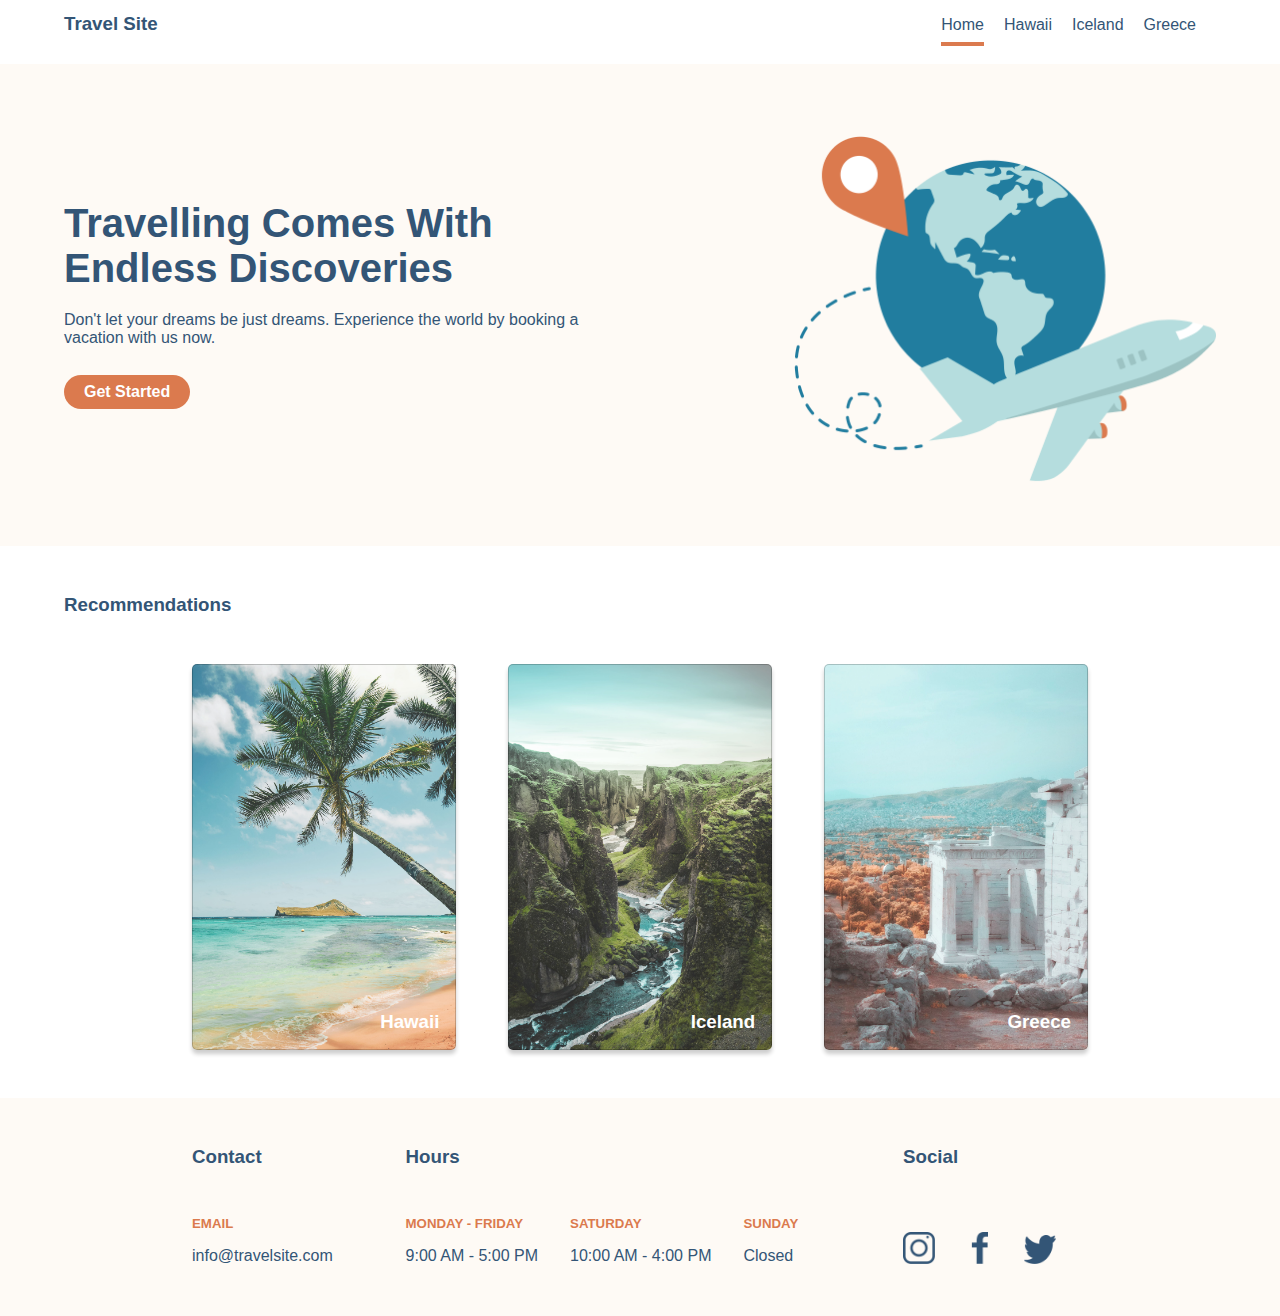
<file: index.html>
<!DOCTYPE html>
<html lang="en">
  <head>
    <meta charset="UTF-8" />
    <meta name="viewport" content="width=device-width, initial-scale=1.0" />
    <link href="https://fonts.googleapis.com/css?family=Verdana" />
    <link rel="stylesheet" type="text/css" href="scss/main.css" />
    <title>Travel Site - Home</title>
  </head>
  <body>
    <!-- Header -->
    <header class="header">
      <h3 class="header__title">Travel Site</h3>
      <nav class="header__nav">
        <ul class="header__list">
          <li class="header__list--link active-link">
            <a href="index.html">Home</a>
          </li>
          <li class="header__list--link">
            <a href="pages/hawaii.html">Hawaii</a>
          </li>
          <li class="header__list--link">
            <a href="pages/iceland.html">Iceland</a>
          </li>
          <li class="header__list--link">
            <a href="pages/greece.html">Greece</a>
          </li>
        </ul>
      </nav>
    </header>

    <!-- Hero -->
    <section class="hero">
      <div class="hero__container">
        <h1>Travelling Comes With Endless Discoveries</h1>
        <p class="hero__text">
          Don't let your dreams be just dreams. Experience the world by booking
          a vacation with us now.
        </p>
        <a class="hero__button" href="pages/get-started-form.html">Get Started</a>
      </div>
      <img class="hero__image" src="assets/images/hero.png" />
    </section>

    <!-- Recommendations -->
    <section class="recommendations">
      <h3 class="recommendations__title">Recommendations</h3>
      <div class="recommendations__container">
        <a id="hawaii" class="recommendations__card" href="pages/hawaii.html">
          <h3 class="recommendations__card--title">Hawaii</h3>
        </a>
        <a id="iceland" class="recommendations__card" href="pages/iceland.html">
            <h3 class="recommendations__card--title">Iceland</h3>
        </a>
        <a id="greece" class="recommendations__card" href="pages/greece.html">
          <h3 class="recommendations__card--title">Greece</h3>
        </a>
      </div>
    </section>

    <!-- Footer -->
    <footer class="footer">
      <div class="footer__section">
        <h3 class="footer__section--title">Contact</h3>
        <h5 class="footer__section--subtitle">Email</h5>
        <a id="footer__section--email" class="footer__section--text" href="mailto:info@travelsite.com">info@travelsite.com</a>
      </div>
      <div class="footer__section">
        <h3 class="footer__section--title">Hours</h3>
        <div class="footer__hours--container">
          <div class="footer__hours--date">
            <h5 class="footer__section--subtitle">Monday - Friday</h5>
            <p class="footer__section--text">9:00 AM - 5:00 PM</p>
          </div>
          <div class="footer__hours--date">
            <h5 class="footer__section--subtitle">Saturday</h5>
            <p class="footer__section--text">10:00 AM - 4:00 PM</p>
          </div>
          <div class="footer__hours--date">
            <h5 class="footer__section--subtitle">Sunday</h5>
            <p class="footer__section--text">Closed</p>
          </div>
        </div>
      </div>
      </div>
      <div class="footer__section">
        <h3 class="footer__section--title">Social</h3>
        <img
        class="footer__section--icon"
        src="assets/icons/icon-instagram.png"
        alt="Instagram icon"
      />
        <img
          class="footer__section--icon"
          src="assets/icons/icon-facebook.png"
          alt="Facebook icon"
        />
        <img
          class="footer__section--icon"
          src="assets/icons/icon-twitter.png"
          alt="Twitter icon"
        />
      </div>
    </footer>
  </body>
</html>
</file>
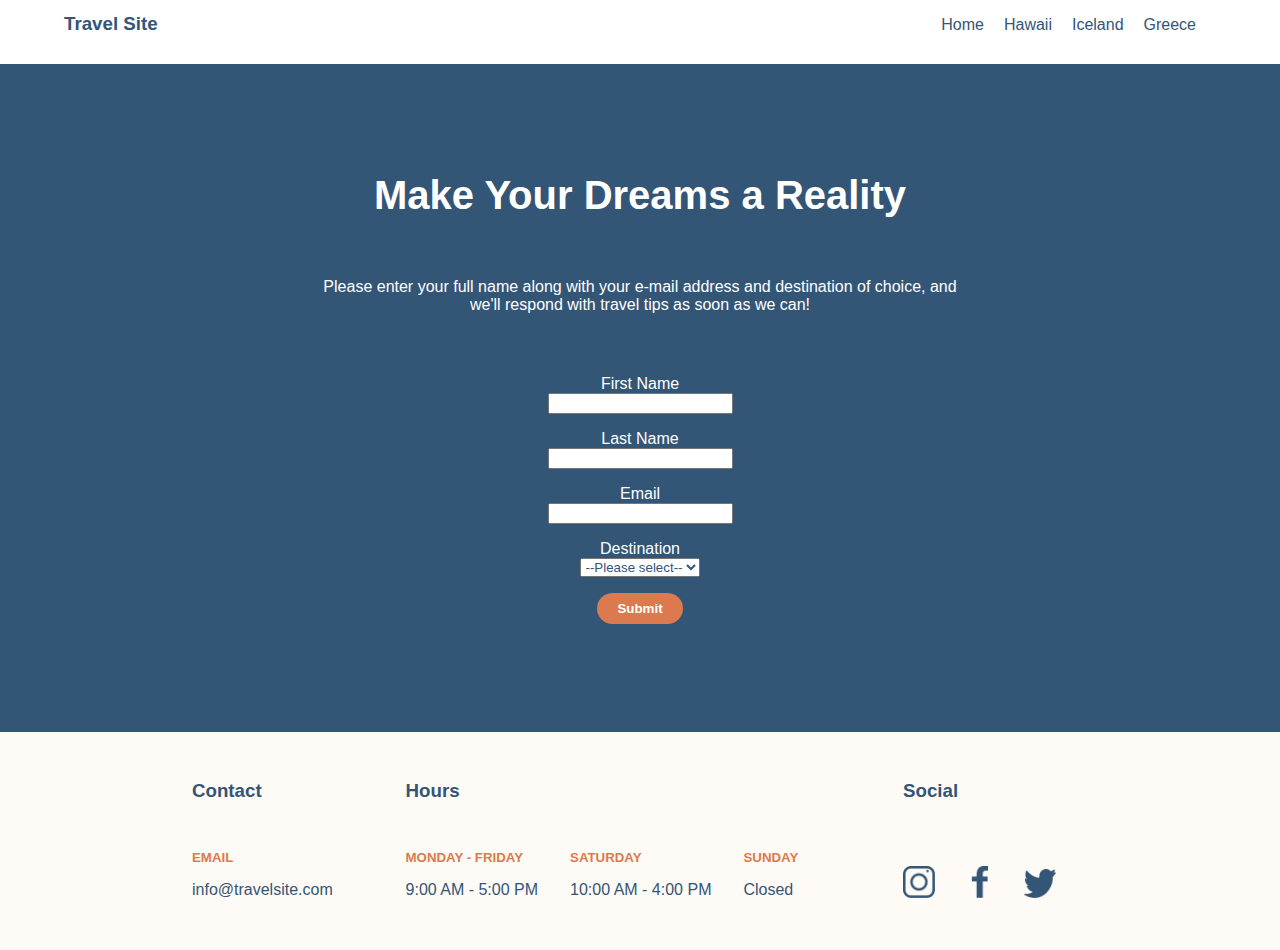
<file: pages/get-started-form.html>
<!DOCTYPE html>
<html lang="en">
  <head>
    <meta charset="UTF-8" />
    <meta name="viewport" content="wclassth=device-wclassth, initial-scale=1.0" />
    <link href="https://fonts.googleapis.com/css?family=Verdana" />
    <link rel="stylesheet" type="text/css" href="../scss/form.css" />
    <title>Travel Site - Get Started</title>
  </head>
  <body>
  <!-- Header -->
  <header class="header">
    <h3 class="header__title">Travel Site</h3>
    <nav class="header__nav">
      <ul class="header__list">
        <li class="header__list--link">
          <a href="../index.html">Home</a>
        </li>
        <li class="header__list--link">
          <a href="../pages/hawaii.html">Hawaii</a>
        </li>
        <li class="header__list--link">
          <a href="../pages/iceland.html">Iceland</a>
        </li>
        <li class="header__list--link">
          <a href="../pages/greece.html">Greece</a>
        </li>
      </ul>
    </nav>
  </header>

    <!-- Form -->
    <section class="form">
      <div class="form__container">
        <h1 class="form__title">Make Your Dreams a Reality</h1>
        <p class="form__desc">Please enter your full name along with your e-mail address and destination of choice, and we'll respond with travel tips as soon as we can!</p>
        <form class="form__items">
          <label for="first-name">First Name</label>
          <input class="form--input" type="text" name="first-name">
          <label for="last-name">Last Name</label>
          <input class="form--input" type="text" name="last-name">
          <label for="email">Email</label>
          <input class="form--input" type="email" name="email">
          <label for="destination">Destination</label>
          <select class="form--input" name="destination">
            <option value="none">--Please select--</option>
            <option value="greece">Greece</option>
            <option value="hawaii">Hawaii</option>
            <option value="iceland">Iceland</option>
          </select>
          <input id="submit" type="submit">
        </form>
      </div>
    </section>

    <!-- Footer -->
    <footer class="footer">
      <div class="footer__section">
        <h3 class="footer__section--title">Contact</h3>
        <h5 class="footer__section--subtitle">Email</h5>
        <a class="footer__section--text" href="mailto:info@travelsite.com">info@travelsite.com</a>
      </div>
      <div class="footer__section">
        <h3 class="footer__section--title">Hours</h3>
        <div class="footer__hours--container">
          <div class="footer__hours--date">
            <h5 class="footer__section--subtitle">Monday - Friday</h5>
            <p class="footer__section--text">9:00 AM - 5:00 PM</p>
          </div>
          <div class="footer__hours--date">
            <h5 class="footer__section--subtitle">Saturday</h5>
            <p class="footer__section--text">10:00 AM - 4:00 PM</p>
          </div>
          <div class="footer__hours--date">
            <h5 class="footer__section--subtitle">Sunday</h5>
            <p class="footer__section--text">Closed</p>
          </div>
        </div>
      </div>
      </div>
      <div class="footer__section">
        <h3 class="footer__section--title">Social</h3>
        <img
        class="footer__section--icon"
        src="../assets/icons/icon-instagram.png"
        alt="Instagram icon"
      />
        <img
          class="footer__section--icon"
          src="../assets/icons/icon-facebook.png"
          alt="Facebook icon"
        />
        <img
          class="footer__section--icon"
          src="../assets/icons/icon-twitter.png"
          alt="Twitter icon"
        />
      </div>
    </footer>
  </body>
</html>
</file>
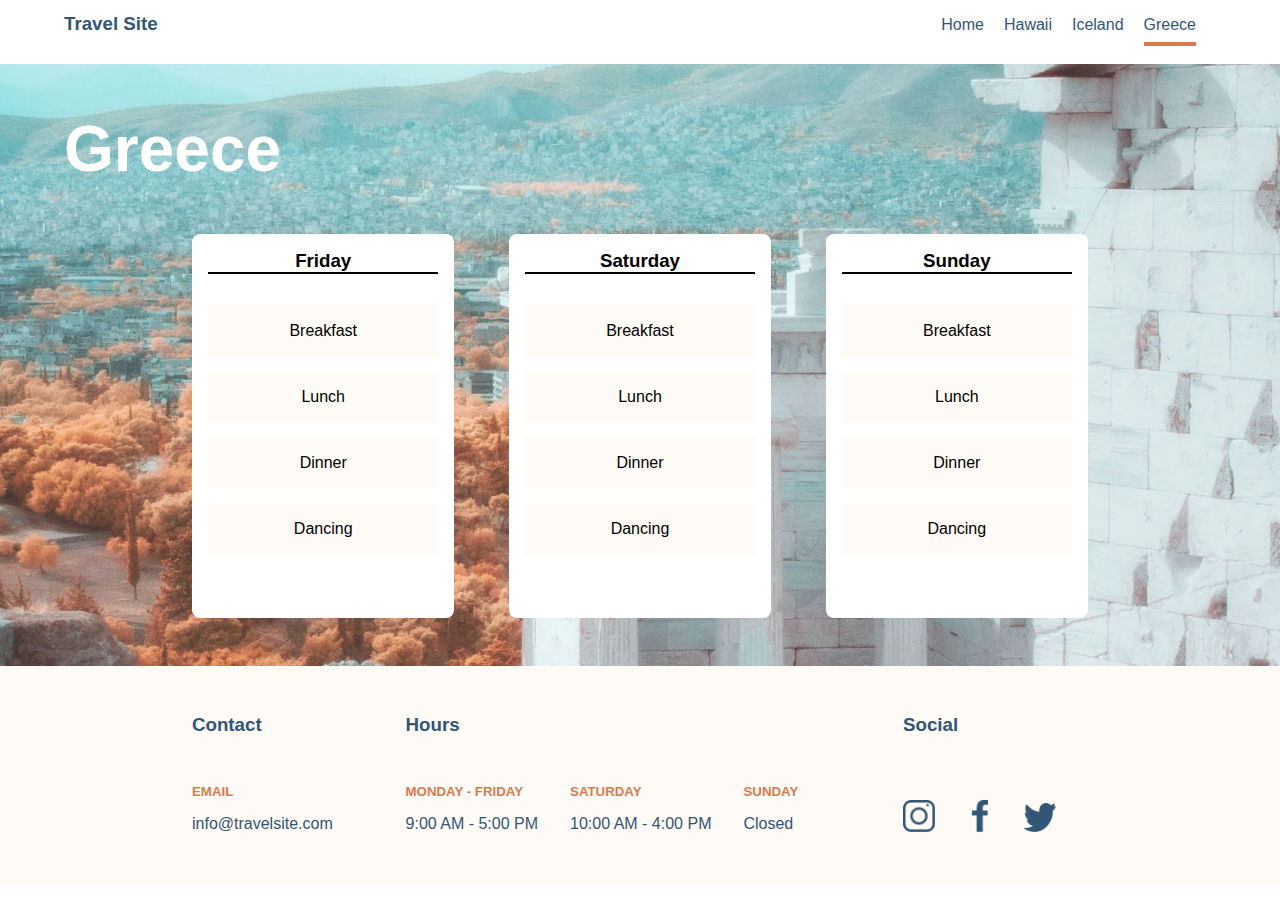
<file: pages/greece.html>
<!DOCTYPE html>
<html lang="en">
  <head>
    <meta charset="UTF-8" />
    <meta name="viewport" content="width=device-width, initial-scale=1.0" />
    <link href="https://fonts.googleapis.com/css?family=Verdana" />
    <link rel="stylesheet" type="text/css" href="../scss/destinations.css" />
    <title>Travel Site - Greece</title>
  </head>
  <body>
    <!-- Header -->
    <header class="header">
      <h3 class="header__title">Travel Site</h3>
      <nav class="header__nav">
        <ul class="header__list">
          <li class="header__list--link">
            <a href="../index.html">Home</a>
          </li>
          <li class="header__list--link">
            <a href="../pages/hawaii.html">Hawaii</a>
          </li>
          <li class="header__list--link">
            <a href="../pages/iceland.html">Iceland</a>
          </li>
          <li class="header__list--link active-link">
            <a href="../pages/greece.html">Greece</a>
          </li>
        </ul>
      </nav>
    </header>

    <!-- Itinerary -->
    <section class="itinerary--greece">
      <h1 class="itinerary__title">Greece</h3>
        <div class="itinerary__container">
          <card class="itinerary__date">
            <h3 class="itinerary__date--title">Friday</h3>
            <ul class="itinerary__date--list">
              <li class="itinerary__date--list-item">Breakfast</li>
              <li class="itinerary__date--list-item">Lunch</li>
              <li class="itinerary__date--list-item">Dinner</li>
              <li class="itinerary__date--list-item">Dancing</li>
            </ul>
          </card>
          <card class="itinerary__date">
            <h3 class="itinerary__date--title">Saturday</h3>
            <ul class="itinerary__date--list">
              <li class="itinerary__date--list-item">Breakfast</li>
              <li class="itinerary__date--list-item">Lunch</li>
              <li class="itinerary__date--list-item">Dinner</li>
              <li class="itinerary__date--list-item">Dancing</li>
            </ul>
          </card>
          <card class="itinerary__date">
            <h3 class="itinerary__date--title">Sunday</h3>
            <ul class="itinerary__date--list">
              <li class="itinerary__date--list-item">Breakfast</li>
              <li class="itinerary__date--list-item">Lunch</li>
              <li class="itinerary__date--list-item">Dinner</li>
              <li class="itinerary__date--list-item">Dancing</li>
            </ul>
          </card>
        </div>
    </section>

    <!-- Footer -->
    <footer class="footer">
      <div class="footer__section">
        <h3 class="footer__section--title">Contact</h3>
        <h5 class="footer__section--subtitle">Email</h5>
        <a class="footer__section--text" href="mailto:info@travelsite.com">info@travelsite.com</a>
      </div>
      <div class="footer__section">
        <h3 class="footer__section--title">Hours</h3>
        <div class="footer__hours--container">
          <div class="footer__hours--date">
            <h5 class="footer__section--subtitle">Monday - Friday</h5>
            <p class="footer__section--text">9:00 AM - 5:00 PM</p>
          </div>
          <div class="footer__hours--date">
            <h5 class="footer__section--subtitle">Saturday</h5>
            <p class="footer__section--text">10:00 AM - 4:00 PM</p>
          </div>
          <div class="footer__hours--date">
            <h5 class="footer__section--subtitle">Sunday</h5>
            <p class="footer__section--text">Closed</p>
          </div>
        </div>
      </div>
      </div>
      <div class="footer__section">
        <h3 class="footer__section--title">Social</h3>
        <img
        class="footer__section--icon"
        src="../assets/icons/icon-instagram.png"
        alt="Instagram icon"
      />
        <img
          class="footer__section--icon"
          src="../assets/icons/icon-facebook.png"
          alt="Facebook icon"
        />
        <img
          class="footer__section--icon"
          src="../assets/icons/icon-twitter.png"
          alt="Twitter icon"
        />
      </div>
    </footer>
  </body>
</html>
</file>
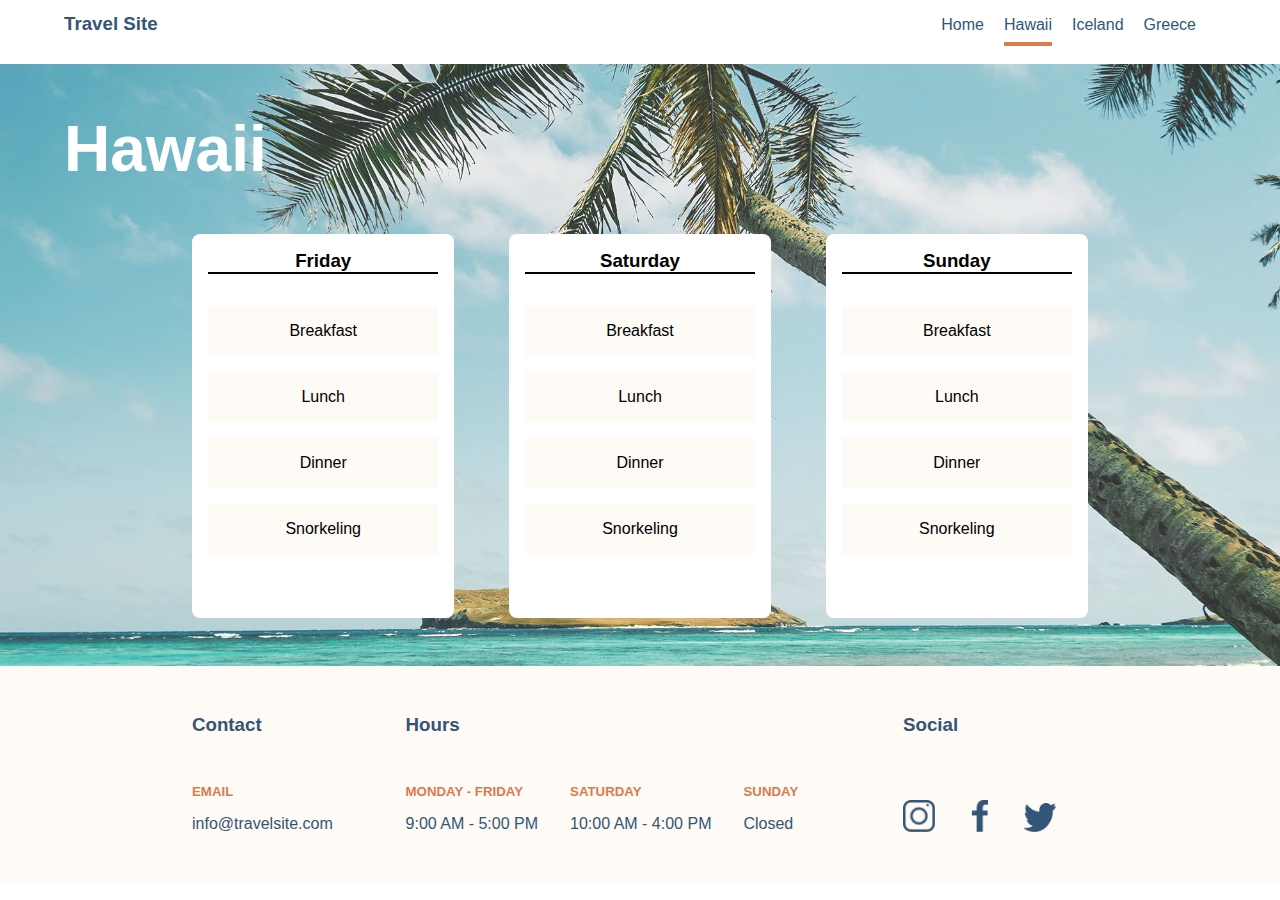
<file: pages/hawaii.html>
<!DOCTYPE html>
<html lang="en">
  <head>
    <meta charset="UTF-8" />
    <meta name="viewport" content="width=device-width, initial-scale=1.0" />
    <link href="https://fonts.googleapis.com/css?family=Verdana" />
    <link rel="stylesheet" type="text/css" href="../scss/destinations.css" />
    <title>Travel Site - Hawaii</title>
  </head>
  <body>
  <!-- Header -->
  <header class="header">
    <h3 class="header__title">Travel Site</h3>
    <nav class="header__nav">
      <ul class="header__list">
        <li class="header__list--link">
          <a href="../index.html">Home</a>
        </li>
        <li class="header__list--link active-link">
          <a href="../pages/hawaii.html">Hawaii</a>
        </li>
        <li class="header__list--link">
          <a href="../pages/iceland.html">Iceland</a>
        </li>
        <li class="header__list--link">
          <a href="../pages/greece.html">Greece</a>
        </li>
      </ul>
    </nav>
  </header>

 <!-- Itinerary -->
 <section class="itinerary--hawaii">
  <h1 class="itinerary__title">Hawaii</h3>
    <div class="itinerary__container">
      <div class="itinerary__date">
        <h3 class="itinerary__date--title">Friday</h3>
        <ul class="itinerary__date--list">
          <li class="itinerary__date--list-item">Breakfast</li>
          <li class="itinerary__date--list-item">Lunch</li>
          <li class="itinerary__date--list-item">Dinner</li>
          <li class="itinerary__date--list-item">Snorkeling</li>
        </ul>
      </div>
      <div class="itinerary__date">
        <h3 class="itinerary__date--title">Saturday</h3>
        <ul class="itinerary__date--list">
          <li class="itinerary__date--list-item">Breakfast</li>
          <li class="itinerary__date--list-item">Lunch</li>
          <li class="itinerary__date--list-item">Dinner</li>
          <li class="itinerary__date--list-item">Snorkeling</li>
        </ul>
      </div>
      <div class="itinerary__date">
        <h3 class="itinerary__date--title">Sunday</h3>
        <ul class="itinerary__date--list">
          <li class="itinerary__date--list-item">Breakfast</li>
          <li class="itinerary__date--list-item">Lunch</li>
          <li class="itinerary__date--list-item">Dinner</li>
          <li class="itinerary__date--list-item">Snorkeling</li>
        </ul>
      </div>
    </div>
</section>

     <!-- Footer -->
     <footer class="footer">
      <div class="footer__section">
        <h3 class="footer__section--title">Contact</h3>
        <h5 class="footer__section--subtitle">Email</h5>
        <a class="footer__section--text" href="mailto:info@travelsite.com">info@travelsite.com</a>
      </div>
      <div class="footer__section">
        <h3 class="footer__section--title">Hours</h3>
        <div class="footer__hours--container">
          <div class="footer__hours--date">
            <h5 class="footer__section--subtitle">Monday - Friday</h5>
            <p class="footer__section--text">9:00 AM - 5:00 PM</p>
          </div>
          <div class="footer__hours--date">
            <h5 class="footer__section--subtitle">Saturday</h5>
            <p class="footer__section--text">10:00 AM - 4:00 PM</p>
          </div>
          <div class="footer__hours--date">
            <h5 class="footer__section--subtitle">Sunday</h5>
            <p class="footer__section--text">Closed</p>
          </div>
        </div>
      </div>
      </div>
      <div class="footer__section">
        <h3 class="footer__section--title">Social</h3>
        <img
        class="footer__section--icon"
        src="../assets/icons/icon-instagram.png"
        alt="Instagram icon"
      />
        <img
          class="footer__section--icon"
          src="../assets/icons/icon-facebook.png"
          alt="Facebook icon"
        />
        <img
          class="footer__section--icon"
          src="../assets/icons/icon-twitter.png"
          alt="Twitter icon"
        />
      </div>
    </footer>
  </body>
</html>
</file>
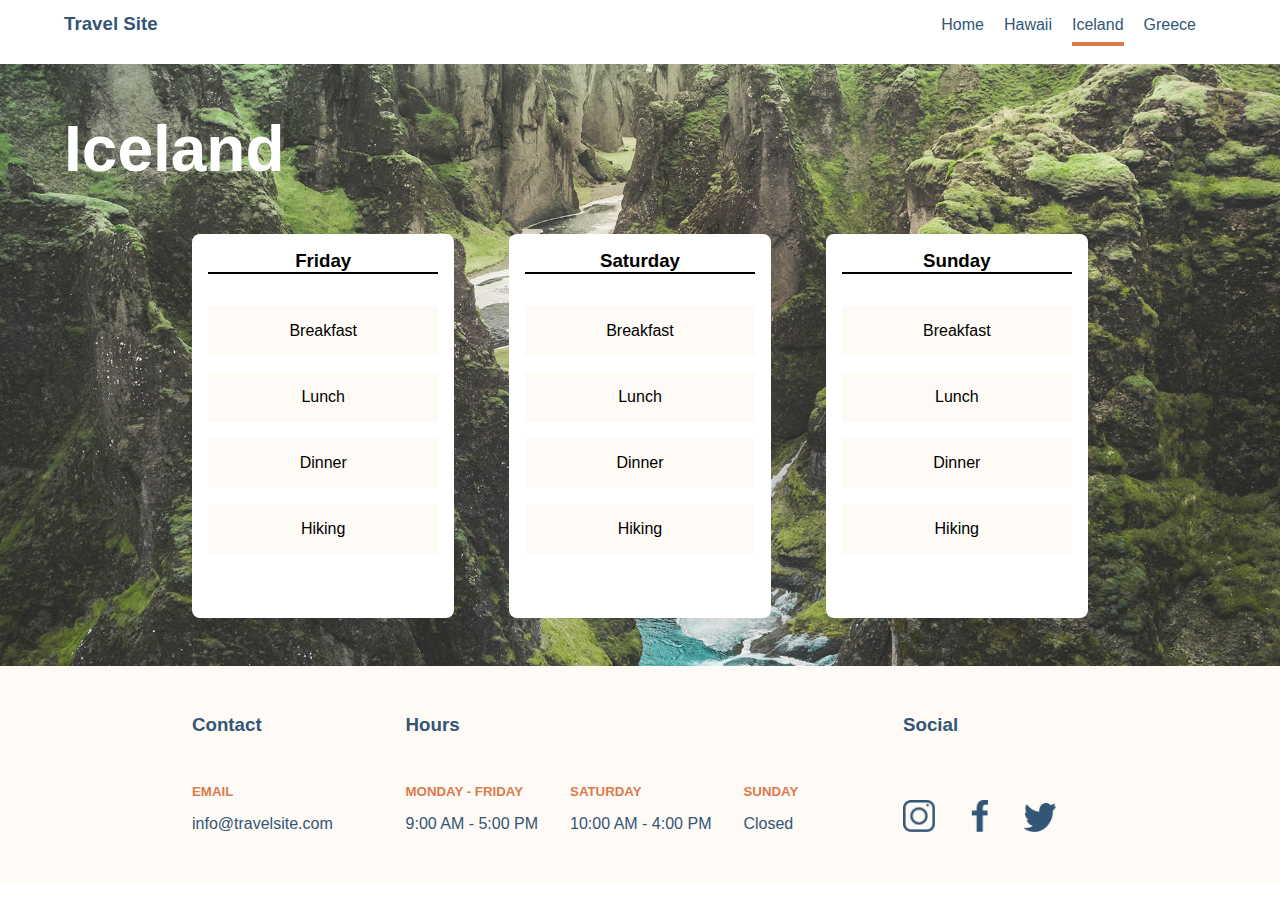
<file: pages/iceland.html>
<!DOCTYPE html>
<html lang="en">
  <head>
    <meta charset="UTF-8" />
    <meta name="viewport" content="width=device-width, initial-scale=1.0" />
    <link href="https://fonts.googleapis.com/css?family=Verdana" />
    <link rel="stylesheet" type="text/css" href="../scss/destinations.css" />
    <title>Travel Site - Iceland</title>
  </head>
  <body>
    <!-- Header -->
    <header class="header">
      <h3 class="header__title">Travel Site</h3>
      <nav class="header__nav">
        <ul class="header__list">
          <li class="header__list--link">
            <a href="../index.html">Home</a>
          </li>
          <li class="header__list--link">
            <a href="../pages/hawaii.html">Hawaii</a>
          </li>
          <li class="header__list--link active-link">
            <a href="../pages/iceland.html">Iceland</a>
          </li>
          <li class="header__list--link">
            <a href="../pages/greece.html">Greece</a>
          </li>
        </ul>
      </nav>
    </header>

  <!-- Itinerary -->
  <section class="itinerary--iceland">
    <h1 class="itinerary__title">Iceland</h3>
      <div class="itinerary__container">
        <div class="itinerary__date">
          <h3 class="itinerary__date--title">Friday</h3>
          <ul class="itinerary__date--list">
            <li class="itinerary__date--list-item">Breakfast</li>
            <li class="itinerary__date--list-item">Lunch</li>
            <li class="itinerary__date--list-item">Dinner</li>
            <li class="itinerary__date--list-item">Hiking</li>
          </ul>
        </div>
        <div class="itinerary__date">
          <h3 class="itinerary__date--title">Saturday</h3>
          <ul class="itinerary__date--list">
            <li class="itinerary__date--list-item">Breakfast</li>
            <li class="itinerary__date--list-item">Lunch</li>
            <li class="itinerary__date--list-item">Dinner</li>
            <li class="itinerary__date--list-item">Hiking</li>
          </ul>
        </div>
        <div class="itinerary__date">
          <h3 class="itinerary__date--title">Sunday</h3>
          <ul class="itinerary__date--list">
            <li class="itinerary__date--list-item">Breakfast</li>
            <li class="itinerary__date--list-item">Lunch</li>
            <li class="itinerary__date--list-item">Dinner</li>
            <li class="itinerary__date--list-item">Hiking</li>
          </ul>
        </div>
      </div>
  </section>

     <!-- Footer -->
     <footer class="footer">
      <div class="footer__section">
        <h3 class="footer__section--title">Contact</h3>
        <h5 class="footer__section--subtitle">Email</h5>
        <a class="footer__section--text" href="mailto:info@travelsite.com">info@travelsite.com</a>
      </div>
      <div class="footer__section">
        <h3 class="footer__section--title">Hours</h3>
        <div class="footer__hours--container">
          <div class="footer__hours--date">
            <h5 class="footer__section--subtitle">Monday - Friday</h5>
            <p class="footer__section--text">9:00 AM - 5:00 PM</p>
          </div>
          <div class="footer__hours--date">
            <h5 class="footer__section--subtitle">Saturday</h5>
            <p class="footer__section--text">10:00 AM - 4:00 PM</p>
          </div>
          <div class="footer__hours--date">
            <h5 class="footer__section--subtitle">Sunday</h5>
            <p class="footer__section--text">Closed</p>
          </div>
        </div>
      </div>
      </div>
      <div class="footer__section">
        <h3 class="footer__section--title">Social</h3>
        <img
        class="footer__section--icon"
        src="../assets/icons/icon-instagram.png"
        alt="Instagram icon"
      />
        <img
          class="footer__section--icon"
          src="../assets/icons/icon-facebook.png"
          alt="Facebook icon"
        />
        <img
          class="footer__section--icon"
          src="../assets/icons/icon-twitter.png"
          alt="Twitter icon"
        />
      </div>
    </footer>
  </body>
</html>
</file>
<file: scss/main.css>
/* Variables */
/* Mixins */
/* Global Styling*/
body {
  margin: 0;
  min-width: 1280px;
}

h1, h3, h5, p, li, a, input, label {
  font-family: "Verdana", sans-serif;
  margin: 0;
}

h1, h3, p, a {
  color: #335576;
}

h1 {
  font-size: 2.5rem;
}

h5 {
  text-transform: uppercase;
  color: #DB7A4E;
}

a {
  text-decoration: none;
}

ul {
  padding: 0;
}

li {
  list-style-type: none;
}

/* Header */
.header {
  display: flex;
  justify-content: space-between;
  align-items: baseline;
  position: fixed;
  z-index: 10;
  top: 0;
  left: 0;
  height: 4rem;
  width: 100%;
  background-color: #FFFFFF;
}
.header__list {
  display: flex;
  align-items: flex-start;
  padding-right: 5vw;
}
.header__list--link {
  margin-right: 1.25rem;
  padding-bottom: 0.5rem;
}
.header__title {
  padding-left: 5vw;
}

.active-link {
  border-bottom: 0.25rem solid #DB7A4E;
}

/* Footer */
.footer {
  display: flex;
  justify-content: space-between;
  padding: 3rem 15vw;
  background: #FEFAF5;
}
.footer__section--title {
  margin-bottom: 3rem;
}
.footer__section--text, .footer__section--icon {
  margin-top: 1rem;
}
.footer__section--icon {
  min-width: 1rem;
  max-width: 2rem;
  min-height: 1rem;
  max-height: 2rem;
  margin-right: 2rem;
}
.footer__hours--container {
  display: flex;
  justify-content: space-between;
  align-items: flex-start;
}
.footer__hours--date {
  margin-right: 2rem;
}

a.footer__section--text, a.footer__section--icon {
  display: inline-block;
}

/* Transitions */
.header__list--link:hover {
  border-bottom: 0.25rem solid #DB7A4E;
  padding-bottom: 0.5rem;
  transition: border-bottom 0.05s;
}

#submit:hover, .button:hover {
  transform: scale(1.1);
  transition: scale(1.1);
}

#footer__section--email:hover {
  color: #DB7A4E;
  transition: color 0.1s;
}

/* Hero */
.hero {
  display: flex;
  justify-content: space-between;
  align-items: center;
  flex-wrap: wrap;
  padding: 0 15vw;
  background-color: #FEFAF5;
  padding: 5vw;
  margin-top: 4rem;
}
.hero__container {
  width: 45vw;
}
.hero__image {
  min-width: 30vw;
  max-width: 33vw;
}
.hero__text {
  margin: 1.25rem 0 1.75rem;
}
.hero__button {
  position: relative;
  display: inline-block;
  color: #FFFFFF;
  font-weight: bold;
  background-color: #DB7A4E;
  padding: 0.5rem 1.25rem;
  border-radius: 3rem;
  transition: transform 0.2s;
}
.hero__button:hover {
  transform: scale(1.1);
}

/* Recommendations */
.recommendations {
  padding: 3rem 0;
}
.recommendations__container {
  display: flex;
  justify-content: space-between;
  align-items: center;
  flex-wrap: wrap;
  padding: 0 15vw;
}
.recommendations__title {
  margin-left: 5vw;
  margin-bottom: 3rem;
}
.recommendations__card {
  height: 22rem;
  width: 18vw;
  padding: 1rem;
  position: relative;
  border: 0.0625rem solid rgba(0, 0, 0, 0.2);
  border-radius: 0.3125rem;
  box-shadow: 0 0.25rem 0.25rem rgba(0, 0, 0, 0.2);
  transition: transform 0.2s;
}
.recommendations__card--title {
  position: absolute;
  bottom: 1rem;
  right: 1rem;
  color: #FFFFFF;
}
.recommendations__card:hover {
  transform: scale(1.1);
}

#greece {
  background: url("../assets/images/greece.jpg") center no-repeat;
  background-size: 18rem auto;
}

#hawaii {
  background: url("../assets/images/hawaii.jpg") center no-repeat;
  background-size: 18rem auto;
}

#iceland {
  background: url("../assets/images/iceland.jpg") center no-repeat;
  background-size: 18rem auto;
}/*# sourceMappingURL=main.css.map */
</file>
<file: scss/form.css>
/* Variables */
/* Mixins */
/* Global Styling*/
body {
  margin: 0;
  min-width: 1280px;
}

h1, h3, h5, p, li, a, input, label, .form__title, .form__desc, .form--input, #submit {
  font-family: "Verdana", sans-serif;
  margin: 0;
}

h1, h3, p, a {
  color: #335576;
}

h1 {
  font-size: 2.5rem;
}

h5 {
  text-transform: uppercase;
  color: #DB7A4E;
}

a {
  text-decoration: none;
}

ul {
  padding: 0;
}

li {
  list-style-type: none;
}

/* Header */
.header {
  display: flex;
  justify-content: space-between;
  align-items: baseline;
  position: fixed;
  z-index: 10;
  top: 0;
  left: 0;
  height: 4rem;
  width: 100%;
  background-color: #FFFFFF;
}
.header__list {
  display: flex;
  align-items: flex-start;
  padding-right: 5vw;
}
.header__list--link {
  margin-right: 1.25rem;
  padding-bottom: 0.5rem;
}
.header__title {
  padding-left: 5vw;
}

.active-link {
  border-bottom: 0.25rem solid #DB7A4E;
}

/* Footer */
.footer {
  display: flex;
  justify-content: space-between;
  padding: 3rem 15vw;
  background: #FEFAF5;
}
.footer__section--title {
  margin-bottom: 3rem;
}
.footer__section--text, .footer__section--icon {
  margin-top: 1rem;
}
.footer__section--icon {
  min-width: 1rem;
  max-width: 2rem;
  min-height: 1rem;
  max-height: 2rem;
  margin-right: 2rem;
}
.footer__hours--container {
  display: flex;
  justify-content: space-between;
  align-items: flex-start;
}
.footer__hours--date {
  margin-right: 2rem;
}

a.footer__section--text, a.footer__section--icon {
  display: inline-block;
}

/* Transitions */
.header__list--link:hover {
  border-bottom: 0.25rem solid #DB7A4E;
  padding-bottom: 0.5rem;
  transition: border-bottom 0.05s;
}

#submit:hover, .button:hover {
  transform: scale(1.1);
  transition: scale(1.1);
}

#footer__section--email:hover {
  color: #DB7A4E;
  transition: color 0.1s;
}

label, #submit, .form__desc, .form__title, .form--input {
  color: #FFFFFF;
}

.form {
  display: flex;
  justify-content: center;
  background-color: #335576;
  height: 60vh;
  padding: 5vw;
  margin-top: 4rem;
}
.form__container, .form__items {
  display: flex;
  flex-direction: column;
  justify-content: space-evenly;
  align-items: center;
  max-width: 50vw;
}
.form__title, .form--input, .form__desc {
  margin-bottom: 1rem;
  text-align: center;
}
.form--input {
  color: #335576;
}

#submit {
  background-color: #DB7A4E;
  padding: 0.5rem 1.25rem;
  border: none;
  border-radius: 3rem;
  transition: transform 0.2s;
  font-weight: bold;
}
#submit:hover {
  transform: scale(1.1);
}/*# sourceMappingURL=form.css.map */
</file>
<file: scss/destinations.css>
/* Variables */
/* Mixins */
/* Global Styling*/
body {
  margin: 0;
  min-width: 1280px;
}

h1, h3, h5, p, li, a, input, label {
  font-family: "Verdana", sans-serif;
  margin: 0;
}

h1, h3, p, a {
  color: #335576;
}

h1 {
  font-size: 2.5rem;
}

h5 {
  text-transform: uppercase;
  color: #DB7A4E;
}

a {
  text-decoration: none;
}

ul {
  padding: 0;
}

li {
  list-style-type: none;
}

/* Header */
.header {
  display: flex;
  justify-content: space-between;
  align-items: baseline;
  position: fixed;
  z-index: 10;
  top: 0;
  left: 0;
  height: 4rem;
  width: 100%;
  background-color: #FFFFFF;
}
.header__list {
  display: flex;
  align-items: flex-start;
  padding-right: 5vw;
}
.header__list--link {
  margin-right: 1.25rem;
  padding-bottom: 0.5rem;
}
.header__title {
  padding-left: 5vw;
}

.active-link {
  border-bottom: 0.25rem solid #DB7A4E;
}

/* Footer */
.footer {
  display: flex;
  justify-content: space-between;
  padding: 3rem 15vw;
  background: #FEFAF5;
}
.footer__section--title {
  margin-bottom: 3rem;
}
.footer__section--text, .footer__section--icon {
  margin-top: 1rem;
}
.footer__section--icon {
  min-width: 1rem;
  max-width: 2rem;
  min-height: 1rem;
  max-height: 2rem;
  margin-right: 2rem;
}
.footer__hours--container {
  display: flex;
  justify-content: space-between;
  align-items: flex-start;
}
.footer__hours--date {
  margin-right: 2rem;
}

a.footer__section--text, a.footer__section--icon {
  display: inline-block;
}

/* Transitions */
.header__list--link:hover {
  border-bottom: 0.25rem solid #DB7A4E;
  padding-bottom: 0.5rem;
  transition: border-bottom 0.05s;
}

#submit:hover, .button:hover {
  transform: scale(1.1);
  transition: scale(1.1);
}

#footer__section--email:hover {
  color: #DB7A4E;
  transition: color 0.1s;
}

.itinerary--greece {
  margin-top: 4rem;
  padding: 3rem 0;
  background: url(../assets/images/greece.jpg) center/cover no-repeat;
}
.itinerary--hawaii {
  margin-top: 4rem;
  padding: 3rem 0;
  background: url(../assets/images/hawaii.jpg) center/cover no-repeat;
}
.itinerary--iceland {
  margin-top: 4rem;
  padding: 3rem 0;
  background: url(../assets/images/iceland.jpg) center/cover no-repeat;
}
.itinerary__container {
  display: flex;
  justify-content: space-between;
  align-items: center;
  flex-wrap: wrap;
  padding: 0 15vw;
}
.itinerary__title {
  margin-left: 5vw;
  margin-bottom: 3rem;
  font-size: 4rem;
  color: #FFFFFF;
}
.itinerary__date {
  height: 22rem;
  width: 18vw;
  padding: 1rem;
  border-radius: 0.5rem;
  background-color: #FFFFFF;
}
.itinerary__date--title {
  color: #000000;
  border-bottom: 0.125rem solid #000000;
  text-align: center;
  margin-bottom: 2rem;
}
.itinerary__date--list-item {
  background-color: #FEFAF5;
  padding: 1rem 0;
  margin: 1rem 0;
  text-align: center;
}/*# sourceMappingURL=destinations.css.map */
</file>
